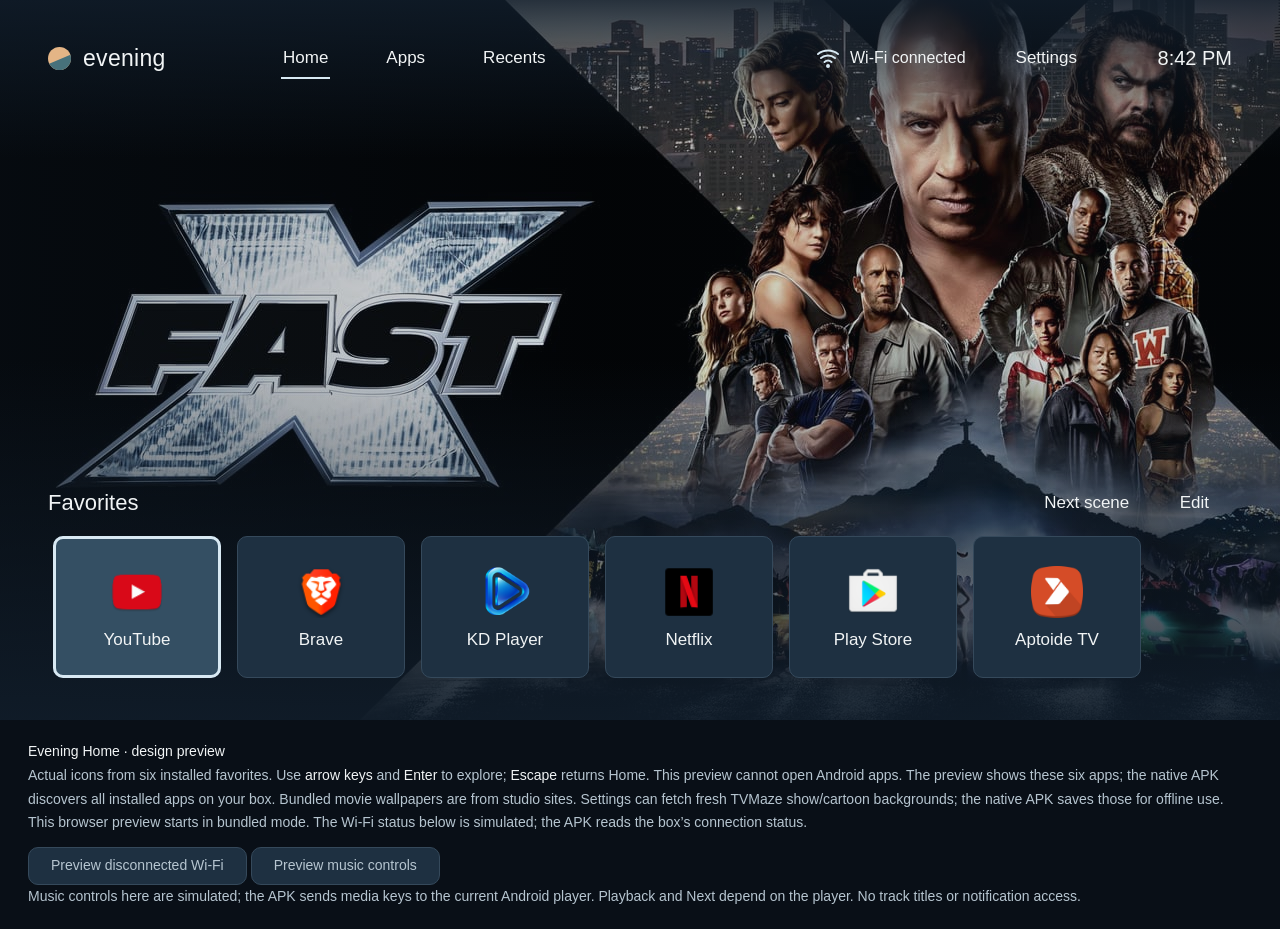
<file: launcher/preview/index.html>
<!doctype html>
<html lang="en">
<meta charset="utf-8">
<meta name="viewport" content="width=device-width, initial-scale=1">
<title>Evening Home — TV design preview</title>
<link rel="stylesheet" href="wallpaper.css">
<style>
:root{--background:#101c29;--surface:#1e3041;--text:#f1f4f5;--muted:#b6c5d0;--focus:#d8e9f3;--sun:#e4b586;--ridge:#47717b;--foreground:#244553;font-family:Arial,sans-serif;color:var(--text);background:#090f17;color-scheme:dark}
*{box-sizing:border-box}body{margin:0}button{font:inherit;cursor:pointer;color:inherit;border:1px solid #35495b;background:var(--surface);border-radius:10px;min-height:48px;padding:0 22px;font-size:17px;font-weight:500}button:hover{background:#2a4052}button:focus-visible{outline:3px solid var(--focus);outline-offset:-3px;background:#344f63}button:active{background:#466278}button.selected{background:#2a4052;border-color:#6e8799}button[disabled]{opacity:.55;cursor:default}.frame{width:100%;aspect-ratio:16/9;position:relative;overflow:hidden}.tv{width:1280px;height:720px;transform-origin:top left;position:absolute;overflow:hidden;background:var(--background)}.scenery{position:absolute;inset:0;width:100%;height:100%;pointer-events:none}.shell{position:relative;padding:28px 48px;display:flex;flex-direction:column;height:100%}header{height:60px;display:flex;align-items:center;gap:12px;flex-shrink:0}.brand{flex-shrink:0;font-size:23px;font-weight:500;width:200px;letter-spacing:.3px;display:flex;gap:12px;align-items:center}.brand i{width:23px;height:23px;background:var(--sun);border-radius:50%;display:block;position:relative;overflow:hidden}.brand i:after{content:'';position:absolute;width:30px;height:23px;top:12px;left:0;background:var(--ridge);transform:rotate(-23deg)}header button,.section-title button{background:transparent;border-color:transparent;border-radius:10px;position:relative}header button.selected{background:transparent;border-color:transparent}header button.selected:after{content:'';position:absolute;height:2px;bottom:2px;left:20px;right:20px;background:var(--focus)}header button:hover,.section-title button:hover{background:#2a4052}header button:focus-visible,.section-title button:focus-visible{background:#344f63}header .space{flex:1}.clock{flex-shrink:0;width:120px;text-align:right;font-size:20px}.hero{flex:1;display:flex;flex-direction:column;justify-content:flex-end;align-items:flex-start;padding-bottom:12px}.music-bar{display:flex;gap:12px;align-items:center;height:64px;padding:0 0 0 16px;background:var(--surface);border:1px solid #35495b;border-radius:10px}.music-bar>span{width:104px;font-size:17px}.music-bar button{min-width:90px;margin-right:0}.music-bar button:last-child{margin-right:12px}h1{font-weight:400;color:var(--text)}p{margin:0;color:var(--muted);font-size:19px}.section-title{height:54px;flex-shrink:0;display:flex;align-items:center;justify-content:space-between}.section-title h2{font-size:22px;font-weight:500;margin:0}.rail{display:flex;gap:16px;height:162px;padding:6px 5px;overflow-x:auto;scrollbar-width:none;align-items:flex-start}.tile{width:168px;min-width:168px;height:142px;display:flex;flex-direction:column;align-items:center;justify-content:center;padding:14px 12px 12px;gap:12px}.tile .icon{width:52px;height:52px;display:flex;align-items:center;justify-content:center;font-size:27px;font-weight:700;border-radius:12px;background:#344a5c;color:var(--text)}.tile .name{font-size:17px;font-weight:400;text-align:center;max-width:100%;display:-webkit-box;-webkit-box-orient:vertical;-webkit-line-clamp:2;overflow:hidden;line-height:20px}.tile .youtube{background:#f23636}.tile .brave{background:#e55b32}.tile .kd{background:#287eae}.tile .netflix{background:#171b22;color:#ff5055}.tile .play{background:#f1f4f5;color:#317f75}.tile .aptoide{background:#dd773d}.grid-head{display:flex;align-items:center;justify-content:space-between;height:64px}.grid-head h1{font-size:32px;letter-spacing:0;margin:0}.grid{display:grid;grid-template-columns:repeat(6,1fr);gap:16px 12px;overflow:auto;flex:1;padding:6px 5px}.grid .tile{width:auto;min-width:0}.empty{font-size:18px;color:var(--muted);padding:25px 0}.preview-note{max-width:1280px;margin:0 auto;padding:20px 28px;font-size:14px;color:var(--muted);line-height:1.7}.preview-note strong{font-weight:500;color:var(--text)}.preview-note kbd{font:inherit;color:var(--text)}dialog{border:1px solid #6e8799;border-radius:10px;background:var(--background);color:var(--text);padding:28px;min-width:360px;max-width:90vw}dialog::backdrop{background:#060e18c9}dialog h2{font-size:24px;font-weight:500;margin:0 0 16px}dialog .choices{display:grid;gap:12px;max-height:45vh;overflow:auto}dialog label{display:flex;align-items:center;gap:14px;font-size:18px;padding:8px}dialog input{width:22px;height:22px;accent-color:var(--focus)}dialog .end{display:flex;justify-content:flex-end;gap:12px;margin-top:24px}.toast{position:absolute;bottom:70px;left:50%;transform:translateX(-50%);max-width:700px;padding:16px 24px;border-radius:16px;background:#344f63;border:1px solid #6e8799;font-size:17px;box-shadow:0 8px 20px #080e1680}.toast:empty{display:none}.hidden{display:none!important}.grid .tile:focus-visible,.rail .tile:focus-visible{outline-offset:-3px}@media(prefers-reduced-motion:no-preference){button{transition:background .1s ease}}
</style>
<div class="frame"><main class="tv" aria-label="TV launcher design preview">
  <svg class="scenery" viewBox="0 0 1280 720" aria-hidden="true">
    <defs><linearGradient id="sky" x2="1" y2=".8"><stop stop-color="#101c29"/><stop offset=".5" stop-color="#294550"/><stop offset="1" stop-color="#537478"/></linearGradient><linearGradient id="shade"><stop stop-color="#101c29"/><stop offset=".42" stop-color="#101c29" stop-opacity=".94"/><stop offset=".72" stop-color="#101c29" stop-opacity="0"/></linearGradient></defs>
    <path fill="url(#sky)" d="M0 0h1280v720H0z"/><circle fill="#e4b586" cx="1043" cy="194" r="76"/>
    <path fill="#47717b" d="M0 720V461L358 418L538 468L832 187L1050 367L1165 288L1280 389V720Z"/>
    <path fill="#244553" d="M0 720V583L512 504L768 425L960 511L1152 396L1280 475V720Z"/>
    <path fill="#162d3a" d="M0 720V648L576 598L870 562L1126 626L1280 569V720Z"/>
    <path fill="url(#shade)" d="M0 0h1280v720H0z"/><path fill="#101c29" fill-opacity=".8" d="M0 482h1280v238H0z"/>
  </svg>
  <div class="movie-background" aria-hidden="true"></div><div class="wallpaper-scrim" aria-hidden="true"></div>
  <div class="shell">
    <header><div class="brand"><i></i>evening</div><button onclick="handleAction(event)" type="button" data-action="home" id="home-tab" class="selected" aria-current="page">Home</button><button onclick="handleAction(event)" type="button" data-action="apps" id="apps-tab">Apps</button><button onclick="handleAction(event)" type="button" data-action="recents">Recents</button><div class="space"></div><button onclick="handleAction(event)" type="button" class="wifi-connection" data-action="wifi" data-connected="true" aria-label="Wi-Fi connected. Open Wi-Fi settings"><svg viewBox="0 0 24 24" aria-hidden="true"><path d="M2 8a16 16 0 0 1 20 0M5 12a11 11 0 0 1 14 0M8.5 16a5.5 5.5 0 0 1 7 0"/><circle cx="12" cy="20" r="1"/><path class="slash" d="M3 3l18 18"/></svg><span>Wi-Fi connected</span></button><button onclick="handleAction(event)" type="button" data-action="settings">Settings</button><time class="clock">8:42 PM</time></header>
    <section class="hero" id="hero" aria-label="Wallpaper">
      <div class="music-bar hidden" id="music-bar" role="group" aria-label="Music controls"><span aria-hidden="true">♫ &nbsp;Music</span><button onclick="handleAction(event)" type="button" data-action="music-toggle" aria-label="Pause music">Ⅱ</button><button onclick="handleAction(event)" type="button" data-action="music-next" aria-label="Next track">▸▸</button><button onclick="handleAction(event)" type="button" data-action="music-hide" aria-label="Hide music controls">×</button></div>
    </section>
    <div class="section-title" id="favorites-title"><h2>Favorites</h2><div><button onclick="handleAction(event)" type="button" data-action="next-scene">Next scene</button> <button onclick="handleAction(event)" type="button" data-action="edit" aria-label="Edit favorites">Edit</button></div></div>
    <section class="rail" id="favorites" aria-label="Favorite apps"></section>
    <div class="grid-head hidden" id="grid-head"><h1>All apps</h1><span id="app-count"></span></div>
    <section class="grid hidden" id="grid" aria-label="All sample apps"></section>

  </div><div class="toast" role="status" aria-live="polite"></div>
</main></div>
<p class="preview-note"><strong>Evening Home · design preview</strong><br>Actual icons from six installed favorites. Use <kbd>arrow keys</kbd> and <kbd>Enter</kbd> to explore; <kbd>Escape</kbd> returns Home. This preview cannot open Android apps. The preview shows these six apps; the native APK discovers all installed apps on your box. Bundled movie wallpapers are from studio sites. Settings can fetch fresh TVMaze show/cartoon backgrounds; the native APK saves those for offline use. This browser preview starts in bundled mode. The Wi-Fi status below is simulated; the APK reads the box’s connection status.<br><button onclick="toggleDemoWifi()" type="button" id="network-demo">Preview disconnected Wi-Fi</button> <button type="button" id="music-demo" onclick="startDemoMusic()">Preview music controls</button><br>Music controls here are simulated; the APK sends media keys to the current Android player. Playback and Next depend on the player. No track titles or notification access.</p>
<dialog id="editor" aria-labelledby="editor-title"><h2 id="editor-title">Edit favorites</h2><div class="choices" id="pin-choices"></div><div class="end"><button onclick="handleAction(event)" type="button" data-dialog="cancel">Cancel</button><button onclick="handleAction(event)" type="button" data-dialog="save">Save favorites</button></div></dialog>
<dialog id="settings" aria-labelledby="settings-title"><h2 id="settings-title">Settings</h2><div class="choices"><span class="wallpaper-label"></span><button onclick="handleAction(event)" type="button" data-preview="Device settings">Device settings</button><button onclick="handleAction(event)" type="button" data-preview="Original Home">Open original Home</button><button onclick="handleAction(event)" type="button" data-action="motion">Pause wallpaper slideshow</button><button onclick="handleAction(event)" type="button" data-action="online-source">Use online TVMaze wallpapers</button><button onclick="handleAction(event)" type="button" data-action="online-refresh" disabled>Refresh online backgrounds</button><p id="online-status">Bundled movie wallpapers</p><a href="https://www.tvmaze.com/" target="_blank" rel="noopener">Background data: TVMaze · CC BY-SA</a></div><div class="end"><button onclick="handleAction(event)" type="button" data-close="settings">Done</button></div></dialog>
<dialog id="recents" aria-labelledby="recents-heading"><h2 id="recents-heading">Recent apps</h2><p>On the TV, enable Evening Home — Recents in Accessibility settings once. Recents then opens Android’s task cards and dismiss controls.</p><p>This browser preview cannot show or close Android tasks. <a href="recents.html" style="color:var(--focus)">Preview the remote-friendly redesign</a>. To stop background services too, use Settings → App settings → select an app → Force stop.</p><div class="end"><button onclick="handleAction(event)" type="button" data-close="recents">Done</button></div></dialog>
<script src="app-icons.js"></script>
<script>
const apps=[{name:'YouTube',style:'youtube',icon:'▶'},{name:'Brave',style:'brave',icon:'B'},{name:'KD Player',style:'kd',icon:'▷'},{name:'Netflix',style:'netflix',icon:'N'},{name:'Play Store',style:'play',icon:'▷'},{name:'Aptoide TV',style:'aptoide',icon:'A'}];
let pins=apps.slice(0,6).map(a=>a.name),screen='home',lastDialogTrigger,toastTimer;
const $=s=>document.querySelector(s);
function focusHome(){($('#favorites .tile')||$('#home-tab')).focus();}
let demoPlaying=false;
function updateDemoMusic(){const toggle=$('[data-action="music-toggle"]');toggle.textContent=demoPlaying?'Ⅱ':'▶';toggle.setAttribute('aria-label',demoPlaying?'Pause music':'Play music');}
function startDemoMusic(){demoPlaying=true;updateDemoMusic();$('#music-bar').classList.remove('hidden');}

function resize(){ $('.tv').style.transform=`scale(${$('.frame').clientWidth/1280})`; }
resize();addEventListener('resize',resize);
function tile(app){const b=document.createElement('button');b.type='button';b.addEventListener('click',handleAction);b.className='tile';b.dataset.launch=app.name;b.setAttribute('aria-label',`Open ${app.name}`);const icon=document.createElement('span');icon.className=`icon ${app.style}`;icon.textContent=app.icon;icon.setAttribute('aria-hidden','true');const source=(window.APP_ICONS||{})[app.name];if(source){const image=document.createElement('img');image.src=source;image.alt='';image.width=52;image.height=52;icon.className='icon real-icon';icon.textContent='';icon.append(image);}const label=document.createElement('span');label.className='name';label.textContent=app.name;b.append(icon,label);return b;}
function render(){const rail=$('#favorites');rail.replaceChildren(...pins.map(n=>tile(apps.find(a=>a.name===n))));if(!pins.length){const empty=document.createElement('div');empty.className='empty';empty.textContent='No favorites. Choose Edit to add apps.';rail.append(empty);}$('#grid').replaceChildren(...apps.map(tile));$('#app-count').textContent=apps.length+' apps';}
function navigate(next){screen=next;for(const id of ['hero','favorites-title','favorites'])$('#'+id).classList.toggle('hidden',next!=='home');for(const id of ['grid-head','grid'])$('#'+id).classList.toggle('hidden',next!=='apps');for(const name of ['home','apps']){const tab=$('#'+name+'-tab');tab.classList.toggle('selected',next===name);if(next===name)tab.setAttribute('aria-current','page');else tab.removeAttribute('aria-current');}if(next==='home')focusHome();else $('#apps-tab').focus();}
function notice(message){$('.toast').textContent=message;clearTimeout(toastTimer);toastTimer=setTimeout(()=>$('.toast').textContent='',2600);}
function toggleDemoWifi(){const b=$('.wifi-connection'),connected=b.dataset.connected!=='true';b.dataset.connected=String(connected);const label=connected?'Wi-Fi connected':'Wi-Fi disconnected';b.querySelector('span').textContent=label;b.setAttribute('aria-label',label+'. Open Wi-Fi settings');$('#network-demo').textContent=connected?'Preview disconnected Wi-Fi':'Preview connected Wi-Fi';}
function closeDialog(dialog){dialog.close();if(lastDialogTrigger?.isConnected)lastDialogTrigger.focus();}
function handleAction(e){const b=e.target.closest('button');if(!b)return;if(b.dataset.launch){notice(`Preview: ${b.dataset.launch} opens on the TV in the native app.`);return;}const action=b.dataset.action;if(action==='home'||action==='apps')navigate(action);if(action==='music-toggle'){demoPlaying=!demoPlaying;updateDemoMusic();}if(action==='music-next')notice('Preview: next track requested');if(action==='music-hide'){focusHome();$('#music-bar').classList.add('hidden');}if(action==='wifi')notice('Preview: Wi-Fi settings open on the TV.');if(action==='next-scene')window.nextWallpaper();if(action==='motion')window.toggleWallpaperMotion();if(action==='online-source')window.toggleOnlineWallpapers();if(action==='online-refresh')window.refreshOnlineWallpapers();if(action==='edit'){lastDialogTrigger=b;$('#pin-choices').replaceChildren(...apps.map(a=>{const l=document.createElement('label'),c=document.createElement('input');c.type='checkbox';c.value=a.name;c.checked=pins.includes(a.name);l.append(c,document.createTextNode(a.name));return l;}));$('#editor').showModal();}if(action==='recents'){lastDialogTrigger=b;$('#recents').showModal();}if(action==='settings'){lastDialogTrigger=b;$('#settings').showModal();}if(b.dataset.dialog==='save'){const selected=[...$('#pin-choices').querySelectorAll('input:checked')].map(c=>c.value);pins=[...pins.filter(n=>selected.includes(n)),...selected.filter(n=>!pins.includes(n))];render();closeDialog($('#editor'));notice('Favorites saved in this preview');}if(b.dataset.dialog==='cancel')closeDialog($('#editor'));if(b.dataset.close)closeDialog($('#'+b.dataset.close));if(b.dataset.preview)notice(`Preview: ${b.dataset.preview} opens on the TV.`);}
document.addEventListener('keydown',e=>{if($('dialog[open]'))return;if(e.key==='Escape'){e.preventDefault();navigate('home');return;}if(!['ArrowLeft','ArrowRight','ArrowUp','ArrowDown'].includes(e.key))return;const candidates=[...document.querySelectorAll('.tv button')].filter(b=>b.offsetWidth&&b.offsetHeight);const current=document.activeElement;if(!candidates.includes(current)){e.preventDefault();focusHome();return;}const r=current.getBoundingClientRect(),cx=r.x+r.width/2,cy=r.y+r.height/2;const horizontal=['ArrowLeft','ArrowRight'].includes(e.key),sign=['ArrowLeft','ArrowUp'].includes(e.key)?-1:1;const next=candidates.filter(b=>b!==current).map(b=>{const q=b.getBoundingClientRect(),dx=q.x+q.width/2-cx,dy=q.y+q.height/2-cy;return {b,along:(horizontal?dx:dy)*sign,across:Math.abs(horizontal?dy:dx)};}).filter(v=>v.along>2).sort((a,b)=>(a.along+4*a.across)-(b.along+4*b.across))[0];e.preventDefault();if(next){next.b.focus();next.b.scrollIntoView({block:'nearest',inline:'nearest'});}});
for(const dialog of document.querySelectorAll('dialog'))dialog.addEventListener('cancel',()=>{if(lastDialogTrigger?.isConnected)lastDialogTrigger.focus();});
$('#favorites').addEventListener('wheel',e=>{if(Math.abs(e.deltaY)>Math.abs(e.deltaX)){e.currentTarget.scrollLeft+=e.deltaY;e.preventDefault();}},{passive:false});
render();focusHome();
</script>
<script src="wallpapers.js"></script>
<script src="wallpaper.js"></script>
<script src="online-wallpaper.js"></script>
</html>
</file>
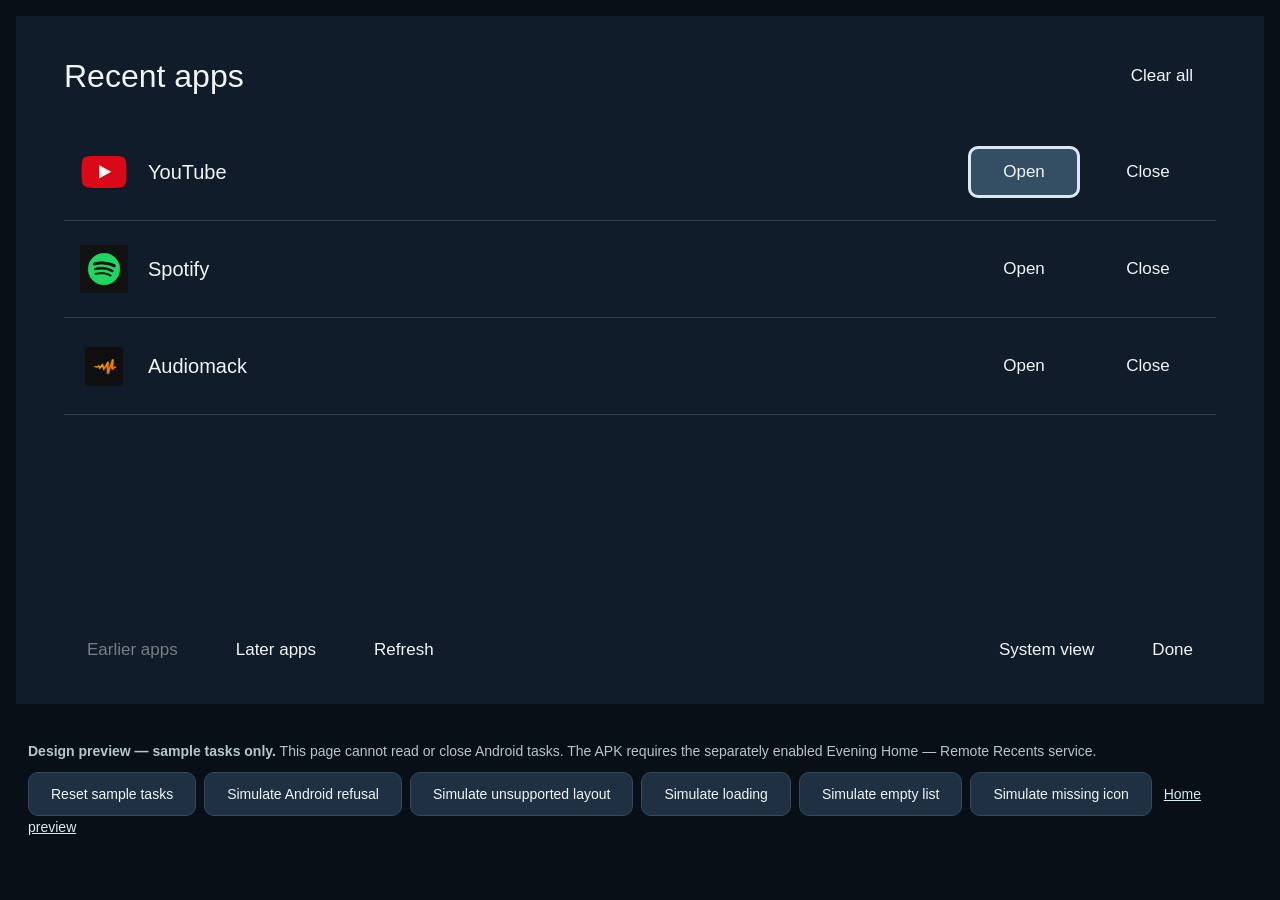
<file: launcher/preview/recents.html>
<!doctype html>
<html lang="en"><meta charset="utf-8"><meta name="viewport" content="width=device-width,initial-scale=1"><title>Evening Home — Remote Recent apps preview</title>
<style>
:root{--background:#101c29;--surface:#1e3041;--text:#f1f4f5;--muted:#b6c5d0;--focus:#d8e9f3;color-scheme:dark;font-family:Arial,sans-serif;color:var(--text);background:#090f17}*{box-sizing:border-box}body{margin:0}button{font:500 17px Arial,sans-serif;color:var(--text);background:var(--surface);border:1px solid #35495b;border-radius:10px;height:52px;padding:0 22px;cursor:pointer;white-space:nowrap}button:hover{background:#2a4052}button:focus-visible{outline:3px solid var(--focus);outline-offset:-3px;background:#344f63}button:active{background:#466278}button:disabled{opacity:.45;cursor:default}.frame{aspect-ratio:16/9;position:relative;overflow:hidden}.tv{width:1280px;height:720px;transform-origin:top left;position:absolute;background:var(--background);padding:44px 64px;box-shadow:inset 0 0 0 16px #090f17;display:flex;flex-direction:column}header{height:64px;display:flex;align-items:center;justify-content:space-between;flex-shrink:0}h1{font-size:32px;font-weight:400;margin:0}.intro{height:40px;margin:0;font-size:17px;color:var(--muted);display:flex;align-items:center;flex-shrink:0}.tasks{flex:1;overflow:auto;min-height:0;scrollbar-color:#6e8799 var(--background);scrollbar-width:thin}.tasks::-webkit-scrollbar{width:10px}.tasks::-webkit-scrollbar-track{background:var(--background)}.tasks::-webkit-scrollbar-thumb{background:#6e8799;border:2px solid var(--background);border-radius:6px}.tasks::-webkit-scrollbar-thumb:hover{background:var(--focus)}.task{height:97px;display:flex;align-items:center;border-bottom:1px solid color-mix(in srgb,var(--muted) 20%,transparent);padding:12px 12px 12px 16px;gap:12px}.task-icon{width:48px;height:48px;object-fit:contain;flex-shrink:0;margin-right:8px}.app-glyph{width:48px;height:48px;flex-shrink:0;margin-right:8px;display:grid;grid-template-columns:repeat(2,15px);grid-template-rows:repeat(2,15px);gap:6px;place-content:center}.app-glyph i{background:var(--muted);opacity:.59;border-radius:3px}.tv button{background:transparent;border-color:transparent}.tv button:hover{background:#2a4052}.tv button:focus-visible{background:#344f63}.tv button:active{background:#466278}.name{font-weight:500;font-size:20px;flex:1;overflow:hidden;text-overflow:ellipsis;white-space:nowrap}.task button{width:112px}.feedback{height:48px;flex-shrink:0;margin:0;font-size:17px;color:var(--muted);display:flex;align-items:center}footer{display:flex;gap:12px;flex-shrink:0}footer .space{flex:1}.empty{height:150px;display:flex;align-items:center;font-size:22px;color:var(--muted)}.review{padding:20px 28px;font-size:14px;line-height:1.7;color:var(--muted)}.review button{font-size:14px;height:44px;margin:8px 8px 0 0}.review a{color:var(--focus)}.confirm{position:absolute;inset:0;background:var(--background);padding:48px;display:flex;flex-direction:column;justify-content:center;align-items:flex-start}.confirm h2{font-size:28px;font-weight:400;margin:0}.confirm p{font-size:19px;color:var(--muted);line-height:1.6;margin:20px 0 28px}.confirm .actions{display:flex;gap:12px}[hidden]{display:none!important}
</style>
<div class="frame"><main class="tv" aria-label="Remote Recent apps design preview">
<div id="content" style="display:contents"><header><h1>Recent apps</h1><button id="clear" type="button" onclick="recentsAction(this.id)">Clear all</button></header><div style="height:16px;flex-shrink:0" aria-hidden="true"></div><div class="tasks" id="tasks"></div><p class="feedback" id="status" role="status" aria-live="polite"></p><footer><button id="earlier" type="button" onclick="recentsAction(this.id)">Earlier apps</button><button id="later" type="button" onclick="recentsAction(this.id)">Later apps</button><button id="refresh" type="button" onclick="recentsAction(this.id)">Refresh</button><span class="space"></span><button id="system" type="button" onclick="recentsAction(this.id)">System view</button><button id="done" type="button" onclick="recentsAction(this.id)">Done</button></footer></div>
<div id="confirm" class="confirm" role="dialog" aria-modal="true" aria-labelledby="confirm-title" aria-describedby="confirm-description" hidden><h2 id="confirm-title">Clear all recent apps?</h2><p id="confirm-description">Removes the tasks in Android’s Recents list. Unsaved app state may be lost.<br>Music and other background services may continue.</p><div class="actions"><button id="cancel" type="button" onclick="recentsAction(this.id)">Cancel</button><button id="confirm-clear" type="button" onclick="recentsAction(this.id)">Clear all</button></div></div>
</main></div>
<div class="review"><strong>Design preview — sample tasks only.</strong> This page cannot read or close Android tasks. The APK requires the separately enabled Evening Home — Remote Recents service.<br><button type="button" id="reset" onclick="recentsAction(this.id)">Reset sample tasks</button><button type="button" id="failure" onclick="recentsAction(this.id)">Simulate Android refusal</button><button type="button" id="unsupported" onclick="recentsAction(this.id)">Simulate unsupported layout</button><button type="button" id="loading" onclick="recentsAction(this.id)">Simulate loading</button><button type="button" id="empty" onclick="recentsAction(this.id)">Simulate empty list</button><button type="button" id="missing-icon" onclick="recentsAction(this.id)">Simulate missing icon</button> <a href="index.html">Home preview</a></div>
<script src="app-icons.js"></script>
<script>
const $=s=>document.querySelector(s),actions={};function recentsAction(id){if(actions[id])actions[id]();}let items=[],offset=0,fail=false,unsupported=false;const pageSize=3;
function resize(){$('.tv').style.transform=`scale(${$('.frame').clientWidth/1280})`;}addEventListener('resize',resize);new ResizeObserver(resize).observe($('.frame'));resize();
function status(s){$('#status').textContent=s;}
function visible(){return items.slice(offset,offset+pageSize);}
function focusRow(i=0){const rows=[...document.querySelectorAll('.task')];(rows[Math.max(0,Math.min(i,rows.length-1))]?.querySelector('button')||$('#done')).focus();}
function fallbackIcon(){const icon=document.createElement('span');icon.className='app-glyph';icon.setAttribute('aria-hidden','true');for(let i=0;i<4;i++)icon.append(document.createElement('i'));return icon;}
function render(focus=0){const root=$('#tasks');root.replaceChildren();visible().forEach((item,i)=>{const row=document.createElement('div');row.className='task';const name=document.createElement('span');name.className='name';name.textContent=item.name;const open=document.createElement('button'),close=document.createElement('button');open.type=close.type='button';open.textContent='Open';close.textContent='Close';open.setAttribute('aria-label',`Open ${item.name}`);close.setAttribute('aria-label',`Close ${item.name} task`);open.onclick=()=>status(`Preview: return to ${item.name}`);close.onclick=()=>{if(fail){status('Android refused the action. Task remains in the list.');return;}items=items.filter(x=>x.id!==item.id);offset=Math.min(offset,Math.max(0,items.length-pageSize));render(i);};const source=window.APP_ICONS?.[item.name];let icon;if(source){icon=document.createElement('img');icon.className='task-icon';icon.src=source;icon.alt='';icon.setAttribute('aria-hidden','true');icon.onerror=()=>{icon.replaceWith(fallbackIcon());};}else icon=fallbackIcon();row.append(icon,name,open,close);root.append(row);});if(!root.children.length){const label=document.createElement('p');label.className='empty';label.textContent=unsupported?"This firmware doesn’t expose task controls. Choose System view.":'No recent apps';root.append(label);}$('#clear').disabled=!items.length;$('#earlier').disabled=!offset;$('#later').disabled=offset+pageSize>=items.length;status('');focusRow(focus);}
function confirm(show){$('#confirm').hidden=!show;$('#content').inert=show;$('#content').style.visibility=show?'hidden':'';if(show)$('#cancel').focus();else $('#clear').focus();}
actions['clear']=()=>confirm(true);actions['cancel']=()=>confirm(false);actions['confirm-clear']=()=>{confirm(false);if(fail){status('Android refused Clear all. Remaining tasks were left open.');return;}items=[];offset=0;render();};
actions['earlier']=()=>{offset=Math.max(0,offset-pageSize);render();};actions['later']=()=>{offset+=pageSize;render();};actions['refresh']=()=>render();actions['system']=()=>status('Preview: return to Android’s System view.');actions['done']=()=>status('Preview: return Home.');
function reset(){items=['YouTube','Spotify','Audiomack','Brave','Settings'].map((name,id)=>({name,id}));offset=0;fail=false;unsupported=false;$('#failure').textContent='Simulate Android refusal';render();}actions['reset']=reset;actions['failure']=()=>{fail=!fail;$('#failure').textContent=fail?'Allow simulated actions':'Simulate Android refusal';};actions['unsupported']=()=>{items=[];unsupported=true;render();};actions['missing-icon']=()=>{items=[{name:'Unknown app',id:99}];offset=0;render();};actions['empty']=()=>{items=[];unsupported=false;render();};actions['loading']=()=>{status('Loading tasks…');document.querySelectorAll('.tv button').forEach(b=>b.disabled=true);setTimeout(()=>render(),500);};
document.addEventListener('keydown',e=>{if(e.key==='Escape'){e.preventDefault();if(!$('#confirm').hidden)confirm(false);else status('Preview: return Home.');return;}if(e.key==='Tab'&&!$('#confirm').hidden){e.preventDefault();(document.activeElement===$('#cancel')?$('#confirm-clear'):$('#cancel')).focus();return;}if(!['ArrowUp','ArrowDown','ArrowLeft','ArrowRight'].includes(e.key))return;const modal=!$('#confirm').hidden;const candidates=[...document.querySelectorAll(modal?'#confirm button':'.tv button')].filter(b=>!b.disabled&&b.offsetWidth&&b.offsetHeight);if(!candidates.includes(document.activeElement))return;e.preventDefault();const current=document.activeElement,rows=[...document.querySelectorAll('.task')],row=current.closest('.task');if(row){const i=rows.indexOf(row),column=[...row.querySelectorAll('button')].indexOf(current);if(e.key==='ArrowUp'){(i?rows[i-1].querySelectorAll('button')[column]:$('#clear')).focus();return;}if(e.key==='ArrowDown'){(rows[i+1]?.querySelectorAll('button')[column]||(column?$('#done'):$('#refresh'))).focus();return;}const col=e.key==='ArrowLeft'?0:1;row.querySelectorAll('button')[col].focus();return;}const r=current.getBoundingClientRect(),horizontal=['ArrowLeft','ArrowRight'].includes(e.key),sign=['ArrowLeft','ArrowUp'].includes(e.key)?-1:1;const next=candidates.filter(b=>b!==current).map(b=>{const q=b.getBoundingClientRect(),dx=q.x+q.width/2-r.x-r.width/2,dy=q.y+q.height/2-r.y-r.height/2;return{b,along:(horizontal?dx:dy)*sign,across:Math.abs(horizontal?dy:dx)};}).filter(x=>x.along>2).sort((a,b)=>a.along+4*a.across-b.along-4*b.across)[0];if(next){next.b.focus();next.b.scrollIntoView({block:'nearest'});}});reset();
</script></html>
</file>
<file: launcher/preview/wallpaper.css>
.movie-background{position:absolute;inset:0;pointer-events:none;overflow:hidden}
.movie-background img{position:absolute;width:100%;height:100%;object-fit:cover;object-position:right center;opacity:0;transition:opacity .9s ease}
.movie-background img.visible{opacity:1}
.wallpaper-scrim{position:absolute;inset:0;background:linear-gradient(90deg,#101c2960 0%,#101c2928 46%,#101c2930 100%);pointer-events:none}
.wallpaper-scrim:after{content:'';position:absolute;inset:0;background:linear-gradient(180deg,#101c29e0 0%,#101c2900 22%,#101c2900 50%,#101c29f0 100%)}
.grid-head{background:#101c29b8}
.movie-background.paused img{transition:none}
.wallpaper-label{font-size:12px;color:var(--muted);margin-top:12px}
@media(prefers-reduced-motion:reduce){.movie-background img{transition:none}}
.wifi-connection{display:flex;align-items:center;gap:10px;font-size:16px;padding:0 14px}
.wifi-connection svg{width:24px;height:24px;stroke:var(--focus);stroke-width:2;fill:none;stroke-linecap:round}
.wifi-connection .slash{display:none}
.wifi-connection[data-connected="false"] svg{stroke:var(--muted)}
.wifi-connection[data-connected="false"] .slash{display:block}
.preview-note button{font-size:14px;min-height:38px;margin-top:12px}
.tile .icon.real-icon{background:transparent;border-radius:0}
.real-icon img{width:52px;height:52px;object-fit:contain}
</file>
